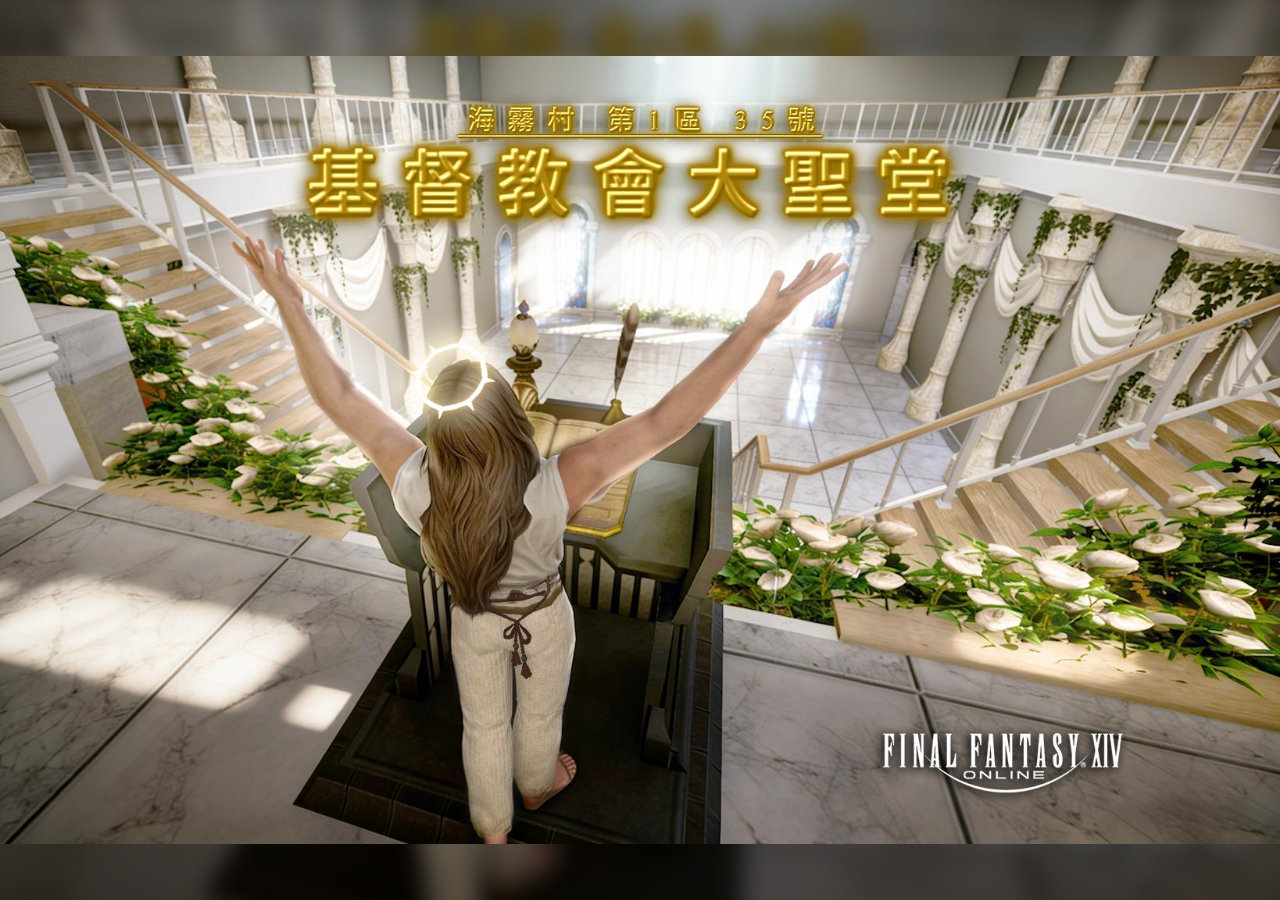
<file: index.html>
<!DOCTYPE html>
<html lang="zh-TW">

<head>
    <meta charset="UTF-8">
    <meta name="viewport" content="width=device-width, initial-scale=1.0">
    <title>FF14 基督教公會 | 艾歐澤亞的團契</title>
    <link rel="icon" type="image/png" href="images/Favicon.png">
    <style>
        body,
        html {
            margin: 0;
            padding: 0;
            height: 100%;
            overflow: hidden;               
            background-color: #ffffff;
        }

        .entry-link {
            display: block;
            width: 100vw;
            height: 100vh;
            position: relative;
            overflow: hidden;
            cursor: pointer;
            background-color: #000;
        }

        /* 後圖層 */
        .back-layer {
            position: absolute;
            top: 0;
            left: 0;
            width: 100%;
            height: 100%;
            background-image: url('images/大聖堂1.jpg');
            background-size: cover;
            background-position: center;


            opacity: 0.65;                          /* 透明度與模糊感 */
            filter: blur(10px) brightness(0.8);;    /* 調整模糊，亮度 */
            transform: scale(1.1);

            z-index: 1;
        }

        /* 前圖層 */
        .front-layer {
            position: absolute;
            top: 0;
            left: 0;
            width: 100%;
            height: 100%;
            display: flex;
            justify-content: center;
            align-items: center;
            z-index: 2;                          
        }

        .front-layer img {
            max-width: 100%;
            max-height: 100%;
            object-fit: contain;
            animation: fadeIn 2s ease-in-out;    /* 淡入動畫 */
        }

        /* fadeIn 屬性 */
        @keyframes fadeIn {
            from {
                opacity: 0;
                transform: scale(1.05);
            }

            to {
                opacity: 1;
                transform: scale(1);
            }
        }
    </style>
</head>

<body>
    <a href="home.html" class="entry-link" onclick="enableMusic()">
        <div class="back-layer"></div>

        <div class="front-layer">
            <img src="images/大聖堂1.jpg" alt="FF14 基督教公會 入口大圖">
        </div>
    </a>
</body>

<script>
function enableMusic() {
    localStorage.setItem('playBgm', 'true');
    localStorage.setItem('resetMusic', 'true');
}
</script>

</html>
</file>
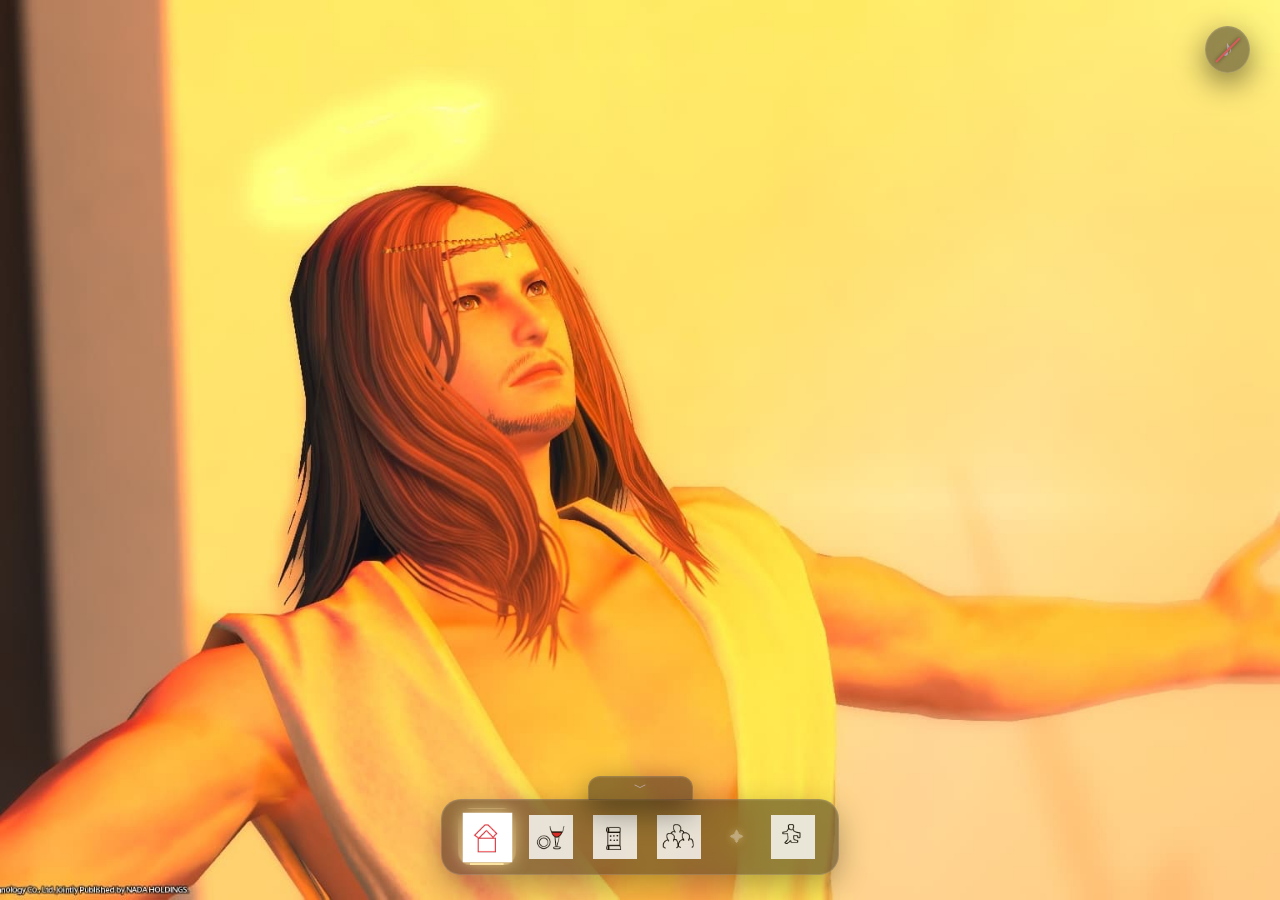
<file: otherside.html>
<!DOCTYPE html>
<html lang="zh-TW">

<head>
    <meta charset="UTF-8">
    <meta name="viewport" content="width=device-width, initial-scale=1.0">
    <title>教堂秘密深處</title>
    <link rel="stylesheet" href="css/otherside.css?v=260427">
</head>

<body>
    <audio id="bgm" loop style="display: none; visibility: hidden; position: absolute; width: 0; height: 0;">
        <source src="bgm/PW_AA_Godot ~ The Fragrance of Black Coffee.mp3" type="audio/mpeg">
    </audio>

    <div class="music-player">
        <div id="music-toggle" class="music-fab" onclick="toggleMusic()">
            <span class="icon">♪</span>
        </div>
    </div>

    <div class="hotbar-wrapper" id="ui-hotbar">
        <button class="hotbar-toggle" onclick="toggleHotbar()" id="hotbar-btn">﹀</button>

        <nav class="hotbar">
            <a href="#home" onclick="switchBlock(event, 'block-home', this)" class="hotbar-slot active-slot"
                data-tooltip="回到首頁">
                <img src="images/otherside/home.png" alt="Home" class="slot-icon">
            </a>
            <a href="#about" onclick="switchBlock(event, 'block-about', this)" class="hotbar-slot"
                data-tooltip="關於我們">
                <img src="images/otherside/about.png" alt="about" class="slot-icon">
            </a>
            <a href="#service" onclick="switchBlock(event, 'block-service', this)" class="hotbar-slot" data-tooltip="服務項目">
                <img src="images/otherside/service.png" alt="Service" class="slot-icon">
            </a>
            <a href="#members" onclick="switchBlock(event, 'block-members', this)" class="hotbar-slot"
                data-tooltip="店員介紹">
                <img src="images/otherside/members.png" alt="Members" class="slot-icon">
            </a>
            <a href="index.html" class="hotbar-slot" data-tooltip="返回教堂">
                <img src="images/otherside/exit.png" alt="Exit" class="slot-icon">
            </a>
        </nav>
    </div>

    <section id="block-home" class="other-block active">
        <picture>
            <source media="(max-width: 768px)" srcset="images/otherside/耶穌張臂_直.jpg">

            <img src="images/otherside/耶穌張臂_右.jpg" alt="主視覺" class="fullscreen-bg">
        </picture>
        <div class="content-wrapper"> </div>
    </section>

    <section id="block-about" class="other-block">
        <div class="content-wrapper">
            <h2>關於我們</h2>
            <p>RP店描述、地址、規則...</p>
        </div>
    </section>

    <section id="block-service" class="other-block">
        <div class="content-wrapper">
            <h2>服務項目</h2>
            <p>店內服務、菜單...</p>
        </div>
    </section>

    <section id="block-members" class="other-block">
        <div class="content-wrapper">
            <h2>店員介紹</h2>

            <div class="members-grid">
                <div class="member-card">
                    <div class="member-img-box">
                        <img src="images/情人節/抖腳狂人鳥1.jpg" alt="店員照片">
                        <!-- <p>照片</p> -->
                    </div>
                    <div class="member-text-box">
                        <h3>ID1</h3>
                        <p>職階：店長<br>專長：(負責工作)<br>「自我介紹...」</p>
                    </div>
                </div>

                <div class="member-card">
                    <div class="member-img-box">
                        <img src="images/情人節/抖腳狂人鳥1.jpg" alt="店員照片">
                        <!-- <p>照片</p> -->
                    </div>
                    <div class="member-text-box">
                        <h3>ID2</h3>
                        <p>職階：XX<br>專長：(負責工作)<br>「自我介紹...」</p>
                    </div>
                </div>

                <div class="member-card">
                    <div class="member-img-box">
                        <img src="images/情人節/抖腳狂人鳥1.jpg" alt="店員照片">
                        <!-- <p>照片</p> -->
                    </div>
                    <div class="member-text-box">
                        <h3>ID3</h3>
                        <p>職階：XX<br>專長：(負責工作)<br>「自我介紹...」</p>
                    </div>
                </div>

                <div class="member-card">
                    <div class="member-img-box">
                        <img src="images/情人節/抖腳狂人鳥1.jpg" alt="店員照片">
                        <!-- <p>照片</p> -->
                    </div>
                    <div class="member-text-box">
                        <h3>ID4</h3>
                        <p>職階：XX<br>專長：(負責工作)<br>「自我介紹...」</p>
                        <p>測試行</p>
                        <p>測試行</p>
                        <p>測試行</p>
                        <p>測試行</p>
                        <p>測試行</p>
                        <p>測試行</p>
                        <p>測試行</p>
                        <p>測試行</p>
                        <p>測試行</p>
                        <p>測試行</p>
                        <p>測試行</p>
                        <p>測試行</p>
                        <p>測試行</p>
                        <p>測試行</p>
                        <p>測試行</p>
                        <p>測試行</p>
                    </div>
                </div>

            </div>
        </div>
    </section>

    <script src="js/otherside.js"></script>

</body>

</html>
</file>
<file: css/otherside.css>
/* =========================================
   1. 全局樣式與核心佈局 (General)
   ========================================= */
body,
html {
    margin: 0;
    padding: 0;
    width: 100dvw;
    height: 100dvh;
    overflow: hidden;

    /* 🌟 核心：從左上的幽光紫，過渡到右下的深邃黑紫 */
    background: linear-gradient(135deg,
            #2a1f3d 0%,
            /* 左上：帶有一點灰度的幽光紫 */
            #1e142d 40%,
            /* 中間：沉穩的深紫羅蘭色 */
            #130b1c 80%,
            /* 右下：幾乎接近黑色的極深紫，增加空間深度 */
            #0a0510 100%
            /* 邊緣：最深的暗影 */
        );

    color: #e6d5e8;
    /* 文字顏色改為帶有微紫光的淺灰色，確保閱讀性 */
    font-family: "微軟正黑體", "Noto Sans TC", sans-serif;
}

body::before {
    content: '';
    position: fixed;
    top: 0;
    left: 0;
    width: 100vw;
    height: 100vh;
    z-index: -1;
    pointer-events: none;
    background-image: url("data:image/svg+xml,%3Csvg viewBox='0 0 200 200' xmlns='http://www.w3.org/2000/svg'%3E%3Cfilter id='noiseFilter'%3E%3CfeTurbulence type='fractalNoise' baseFrequency='0.8' numOctaves='3' stitchTiles='stitch'/%3E%3C/filter%3E%3Crect width='100%25' height='100%25' filter='url(%23noiseFilter)'/%3E%3C/svg%3E");
    opacity: 0.04;
    mix-blend-mode: multiply;
}

/* 核心區塊切換系統 */
.other-block {
    position: absolute;
    top: 0;
    left: 0;
    width: 100dvw;
    height: 100dvh;
    opacity: 0;
    visibility: hidden;
    transition: opacity 0.8s ease-in-out, visibility 0.8s ease-in-out;
    display: flex;
    justify-content: center;
    align-items: center;
    text-align: center;
    padding: clamp(20px, 5vw, 100px);
    box-sizing: border-box;
}

.other-block.active {
    opacity: 1;
    visibility: visible;
    z-index: 10;
}

/* 基礎內容容器 */
.content-wrapper {
    max-width: 1200px;
    width: 100%;
    padding: 0 clamp(20px, 5vw, 50px);
    box-sizing: border-box;
    transition: all 0.4s ease-out;
    position: relative;
    z-index: 1;
}

.content-wrapper h2 {
    font-size: clamp(2rem, 3vw, 3.5rem);
    letter-spacing: clamp(2px, 0.5vw, 8px);
    margin-bottom: clamp(20px, 4.5vh, 40px);
    color: #f3e8f5;
    text-shadow: 0 2px 10px rgba(0, 0, 0, 0.5);
}

.content-wrapper p {
    font-size: clamp(1rem, 1.5vw, 1.8rem);
    line-height: clamp(1.8, 3vh, 2.2);
    color: #c4b5c7;
}

/* =========================================
   BGM 播放器
   ========================================= */
.music-player {
    position: fixed;
    top: clamp(15px, 3vh, 30px);
    right: clamp(15px, 3vw, 30px);
    z-index: 9999;
    width: 45px;
    height: 45px;
    display: flex;
    justify-content: center;
    align-items: center;
}

.music-fab {
    width: 100%;
    height: 100%;
    border-radius: 50%;

    background: rgba(20, 15, 25, 0.45);
    backdrop-filter: blur(20px);
    -webkit-backdrop-filter: blur(20px);
    border: 1px solid rgba(255, 255, 255, 0.12);
    box-shadow: 0 10px 30px rgba(0, 0, 0, 0.5),
        inset 0 1px 0 rgba(255, 255, 255, 0.05);

    color: #c4b5c7;
    font-size: 1.4rem;
    display: flex;
    align-items: center;
    justify-content: center;
    cursor: pointer;
    padding: 0;
    margin: 0;
    transition: all 0.3s ease;
    position: relative;

    -webkit-appearance: none;
    appearance: none;
    outline: none;
}

.music-fab:hover {
    background: rgba(40, 40, 45, 0.5);
    border-color: rgba(210, 193, 165, 0.5);
    color: #fce3a1;
    transform: scale(1.1);
}

.music-fab .icon {
    position: relative;
    display: inline-block;
    font-style: normal;
    line-height: 1;
    z-index: 1;
}

.music-fab:not(.playing)::after {
    content: "";
    position: absolute;
    top: 50%;
    left: 50%;
    width: 80%;
    height: 2px;

    background-color: #d85c5c;

    transform: translate(-50%, -50%) rotate(-45deg);
    transition: all 0.3s ease;
    pointer-events: none;
    z-index: 2;
    border-radius: 2px;
    box-shadow: 0 0 4px rgba(0, 0, 0, 0.5);
}

/* =========================================
   2. 主頁面 (Home)
   ========================================= */
.fullscreen-bg {
    position: absolute;
    top: 0;
    left: 0;
    width: 100%;
    height: 100%;
    object-fit: cover;
    object-position: center center;
    z-index: -1;
}

/* =========================================
   3. 店員介紹 (#members)
   ========================================= */
#block-members {
    align-items: flex-start;
    padding-top: clamp(10px, 2vh, 20px);
    overflow-x: hidden;
    overflow-y: auto;
}

#block-members .content-wrapper {
    max-width: 100%;
    width: 100%;
    padding: 0 4vw;
    box-sizing: border-box;
}

#block-members h2 {
    margin-top: 0;
    margin-bottom: 3.5vh;
    text-align: center;
}

/* 名單網格容器 */
.members-grid {
    display: grid;
    grid-template-columns: repeat(2, 1fr);
    gap: 30px;
    width: 100%;
    max-height: none;
    overflow-y: visible;

    grid-auto-rows: 68vh;
    padding-bottom: 20px;
}

/* 網格滾動條美化 */
.members-grid::-webkit-scrollbar {
    width: 6px;
}

.members-grid::-webkit-scrollbar-track {
    background: rgba(0, 0, 0, 0.2);
    border-radius: 4px;
}

.members-grid::-webkit-scrollbar-thumb {
    background: #8c7355;
    border-radius: 4px;
}

/* 角色卡片本體 */
.member-card {
    display: flex;
    height: 100%;
    background: rgba(20, 20, 22, 0.85);
    border: 1px solid rgba(210, 193, 165, 0.2);
    border-radius: 12px;
    overflow: hidden;
    transition: transform 0.3s ease, border-color 0.3s ease;
}

.member-card:hover {
    transform: translateY(-4px);
    border-color: rgba(210, 193, 165, 0.6);
    box-shadow: 0 8px 20px rgba(0, 0, 0, 0.6);
}

/* 立繪區塊 */
.member-img-box {
    flex: 0 0 60%;
    height: 100%;
    background: #000;
}

.member-img-box img {
    width: 100%;
    height: 100%;
    object-fit: cover;
    object-position: top center;
    filter: brightness(0.9);
    transition: filter 0.3s ease;
}

.member-card:hover .member-img-box img {
    filter: brightness(1.1);
}

/* 文字介紹區塊 */
.member-text-box {
    flex: 1;
    padding: clamp(20px, 3vw, 40px);
    display: flex;
    flex-direction: column;
    align-items: flex-start;
    justify-content: flex-start;
    text-align: left;
    overflow-y: auto;
    overflow-x: hidden;
}

.member-text-box h3 {
    color: #fce3a1;
    margin: 0 0 15px 0;
    font-size: clamp(1.2rem, 1.8vw, 2.2rem);
    border-bottom: 1px solid rgba(210, 193, 165, 0.3);
    padding-bottom: 10px;
    flex-shrink: 0;
    width: 100%;
}

.member-text-box p {
    margin: 0;
    line-height: 1.6;
    color: #d4c5b0;
    font-size: clamp(0.95rem, 1vw, 1.7rem);
}

/* 文字內置滾動條 */
.member-text-box::-webkit-scrollbar {
    width: 4px;
}

.member-text-box::-webkit-scrollbar-thumb {
    background: rgba(140, 115, 85, 0.5);
    border-radius: 10px;
}

/* =========================================
   4. HUD 選單列 (Hotbar)
   ========================================= */
/* 動畫特效 */
@keyframes hotbarEntrance {
    0% {
        opacity: 0;
        bottom: -50px;
    }

    100% {
        opacity: 1;
        bottom: 25px;
    }
}

.hotbar-wrapper {
    position: fixed;
    bottom: 25px;
    left: 50%;
    display: flex;
    flex-direction: column;
    align-items: center;
    gap: 0;
    z-index: 9999;

    transform: translateX(-50%) translateY(0);
    transition: transform 0.4s cubic-bezier(0.4, 0, 0.2, 1);
    animation: hotbarEntrance 1.5s cubic-bezier(0.2, 0.8, 0.2, 1) 0.5s both;
}

.hotbar-wrapper.hidden {
    transform: translateX(-50%) translateY(calc(100% - 18px));
}

.hotbar-toggle {
    background: rgba(20, 15, 25, 0.45);
    backdrop-filter: blur(20px);
    -webkit-backdrop-filter: blur(20px);

    color: #c4b5c7;

    border: 1px solid rgba(255, 255, 255, 0.12);
    border-bottom: none;

    border-radius: 12px 12px 0 0;
    padding: 3px 45px;
    margin-bottom: -1px;

    cursor: pointer;
    font-size: 0.8rem;
    transition: all 0.3s ease;

    box-shadow: 0 10px 30px rgba(0, 0, 0, 0.5),
        inset 0 1px 0 rgba(255, 255, 255, 0.05);
    z-index: 2;
    position: relative;
}

.hotbar-toggle:hover {
    background: rgba(40, 30, 50, 0.6);
    color: #fce3a1;
    text-shadow: 0 0 8px rgba(252, 227, 161, 0.6);
}

.hotbar {
    --separator-gap: clamp(30px, 4vw, 50px);

    display: flex;
    gap: 6px;

    background: rgba(20, 15, 25, 0.45);
    backdrop-filter: blur(20px);
    -webkit-backdrop-filter: blur(20px);

    padding: 8px 16px;
    border-radius: 20px;
    border: 1px solid rgba(255, 255, 255, 0.15);

    box-shadow: 0 10px 30px rgba(0, 0, 0, 0.3),
        inset 0 1px 0 rgba(255, 255, 255, 0.05);
}

.hotbar .hotbar-slot:last-child {
    /* 使用剛才定義的變數推開空間 */
    margin-left: var(--separator-gap);
}

.hotbar .hotbar-slot:last-child::before {
    content: '✦';
    position: absolute;

    /* 推開距離的一半 (乘 -0.5) 再扣掉 flex gap 的一半 (3px) */
    left: calc(var(--separator-gap) * -0.5 - 3px);
    top: 50%;
    transform: translate(-50%, -50%);

    color: rgba(210, 193, 165, 0.6);
    font-size: 14px;
    text-shadow: 0 0 8px rgba(252, 227, 161, 0.4);
    pointer-events: none;
}

.hotbar-slot {
    position: relative;
    width: 56px;
    height: 56px;
    background: transparent;
    border: 1px solid transparent;

    border-radius: 14px;

    display: flex;
    justify-content: center;
    align-items: center;
    text-decoration: none;
    transition: all 0.3s cubic-bezier(0.25, 0.8, 0.25, 1);
}

.hotbar-slot:hover {
    background:
        linear-gradient(#fce3a1, #fce3a1) center bottom / 50% 2px no-repeat,
        linear-gradient(to top, rgba(252, 227, 161, 0.15), transparent);

    border: 1px solid transparent;
    transform: translateY(-2px);
}

.hotbar-slot:hover .slot-icon {
    opacity: 1;
    transform: scale(1.1);
    filter: drop-shadow(0 0 5px rgba(218, 226, 113, 0.6));
}

.slot-icon {
    width: 80%;
    height: 80%;
    object-fit: contain;
    transition: all 0.3s ease;
    opacity: 0.8;
}

.hotbar-slot.active-slot {
    background:
        linear-gradient(#fce3a1, #fce3a1) center bottom / 60% 2px no-repeat,
        linear-gradient(to top, rgba(252, 227, 161, 0.25), transparent);

    border: 1px solid transparent;
    box-shadow: inset 0 -15px 15px -15px rgba(252, 227, 161, 0.5);
}

.hotbar-slot.active-slot .slot-icon {
    opacity: 1;
    filter: drop-shadow(0 0 8px rgba(252, 227, 161, 0.8));
    transform: scale(1.1);
}

.hotbar-slot::after {
    content: attr(data-tooltip);
    position: absolute;
    bottom: 115%;
    left: 50%;
    transform: translateX(-50%);
    background: rgba(15, 15, 15, 0.9);
    color: #e0d5c1;
    padding: 4px 10px;
    border-radius: 4px;
    font-size: 0.85rem;
    white-space: nowrap;
    opacity: 0;
    pointer-events: none;
    transition: opacity 0.2s ease;
    border: 1px solid #5a5040;
    box-shadow: 0 4px 10px rgba(0, 0, 0, 0.5);
}

/* =========================================
   5. 響應式佈局 (RWD)
   ========================================= */

/* 手機版 (768px 以下) */
@media (max-width: 768px) {
    .hotbar-slot::after {
        display: none !important;
    }

    .hotbar-slot {
        width: 46px;
        height: 46px;
    }

    .hotbar {
        --separator-gap: 15px;
    }

    .hotbar .hotbar-slot:last-child {
        margin-left: 15px;
    }


    /* =========================================
   店員介紹 (#members)
========================================= */
    #block-members .content-wrapper {
        max-width: 95vw;
        padding: 0 10px;
    }

    .members-grid {
        grid-template-columns: 1fr;
        grid-auto-rows: 70vh;
        gap: 20px;
    }

    .member-card {
        flex-direction: column;
    }

    .member-img-box {
        flex: 0 0 50%;
        width: 100%;
    }

    .member-text-box {
        flex: 0 0 50%;
        padding: 20px;
        overflow-y: auto;
        display: flex;
        flex-direction: column;
        justify-content: flex-start;
        align-items: center;
        text-align: center;
    }

    .member-text-box h3 {
        font-size: 1.5rem;
        width: 100%;
        text-align: center;
    }

    .member-text-box p {
        font-size: 1rem;
        width: 100%;
    }
}


/* 2K 螢幕 (大於 1920px) */
@media (min-width: 1921px) {
    .hotbar-wrapper {
        .hotbar-wrapper {
            bottom: 40px;
        }
    }

    .hotbar-wrapper.hidden {
        transform: translateX(-50%) translateY(calc(100% - 32px));
    }

    .hotbar-toggle {
        height: 32px;
        padding: 4px 45px;
        font-size: 0.9rem;
    }

    .hotbar {
        padding: 12px 24px;
        gap: 8px;
        border-radius: 24px;
    }

    .hotbar-slot {
        width: 72px;
        height: 72px;
        border-radius: 18px;
    }

    .slot-icon {
        width: 85%;
        height: 85%;
    }
}

/* 4K 螢幕 (大於 2560px) */
@media (min-width: 2561px) {
    .hotbar-wrapper {
        bottom: 60px;
    }

    .hotbar-wrapper.hidden {
        transform: translateX(-50%) translateY(calc(100% - 42px));
    }

    .hotbar-toggle {
        height: 42px;
        padding: 6px 60px;
        font-size: 1.2rem;
        border-radius: 20px 20px 0 0;
    }

    .hotbar {
        padding: 16px 32px;
        gap: 12px;
        border-radius: 30px;
    }

    .hotbar-slot {
        width: 96px;
        height: 96px;
        border-radius: 24px;
    }

    .slot-icon {
        width: 90%;
        height: 90%;
    }
}
</file>
